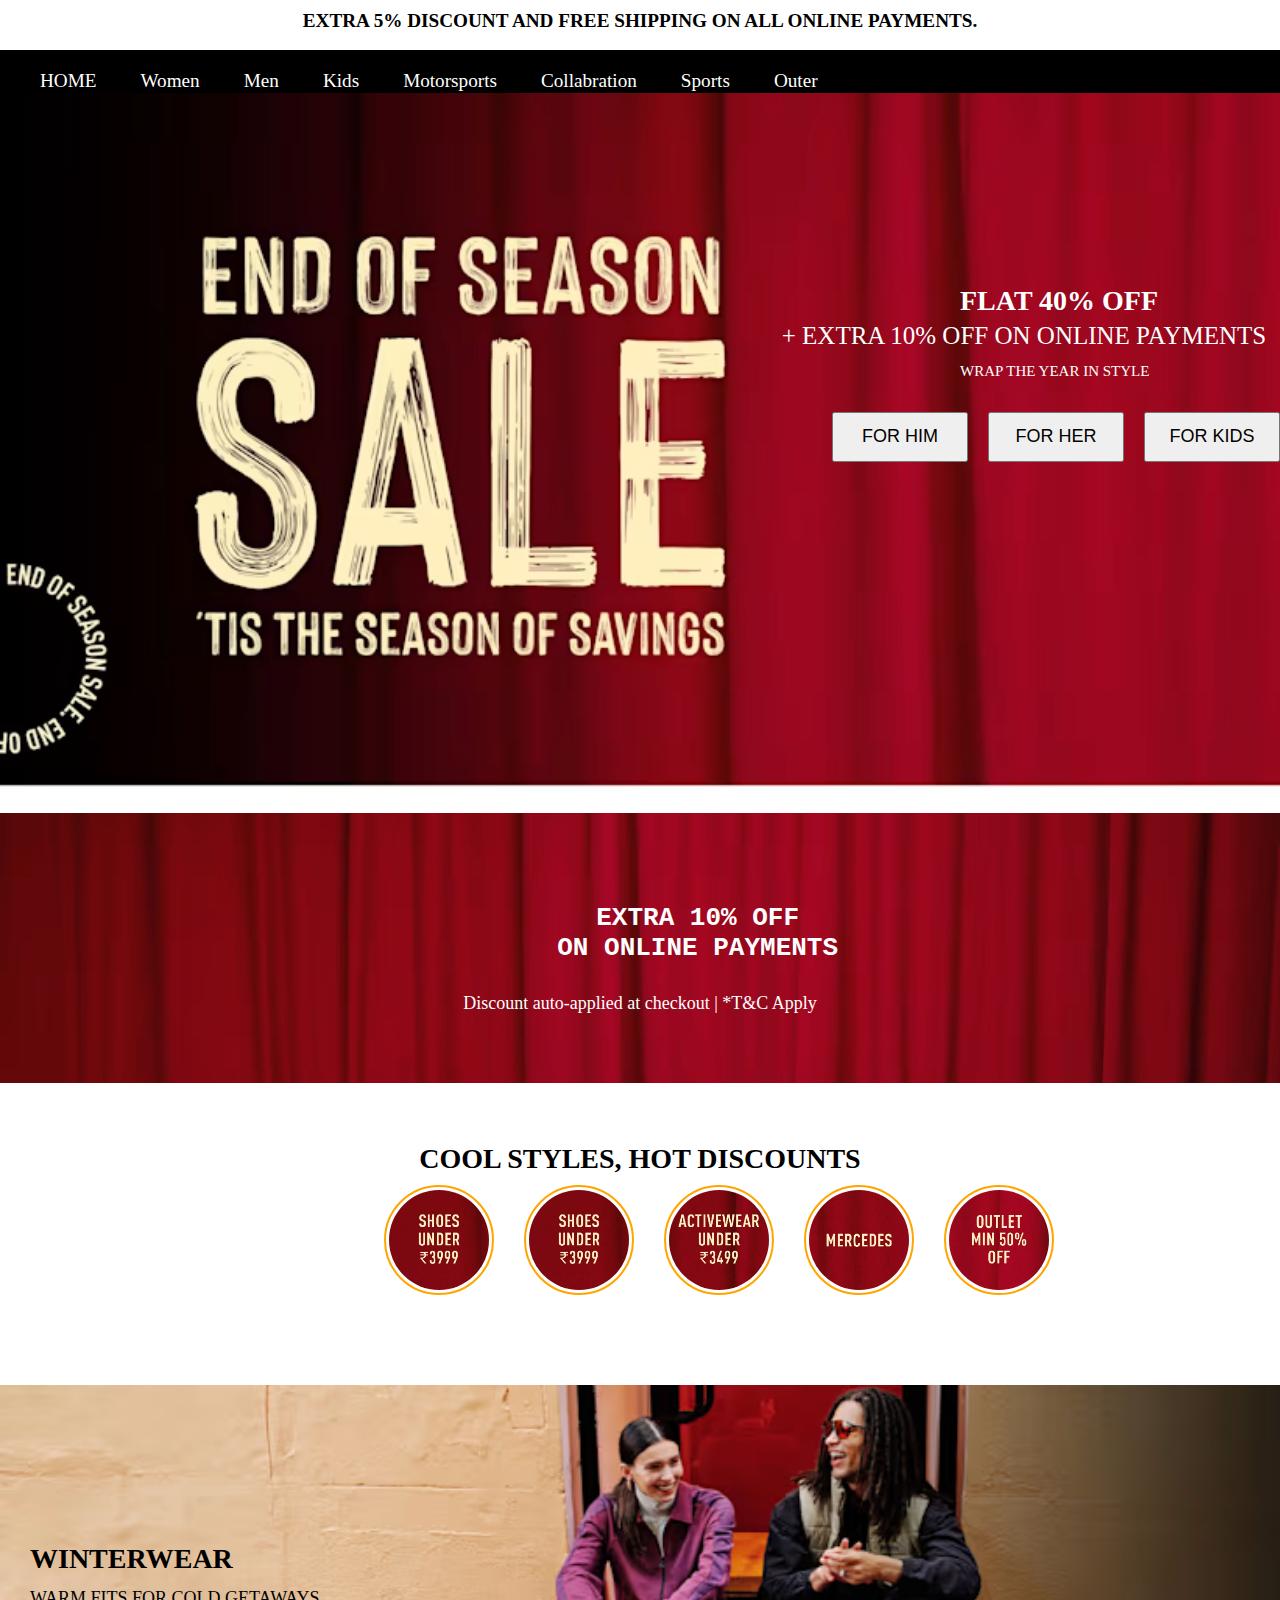
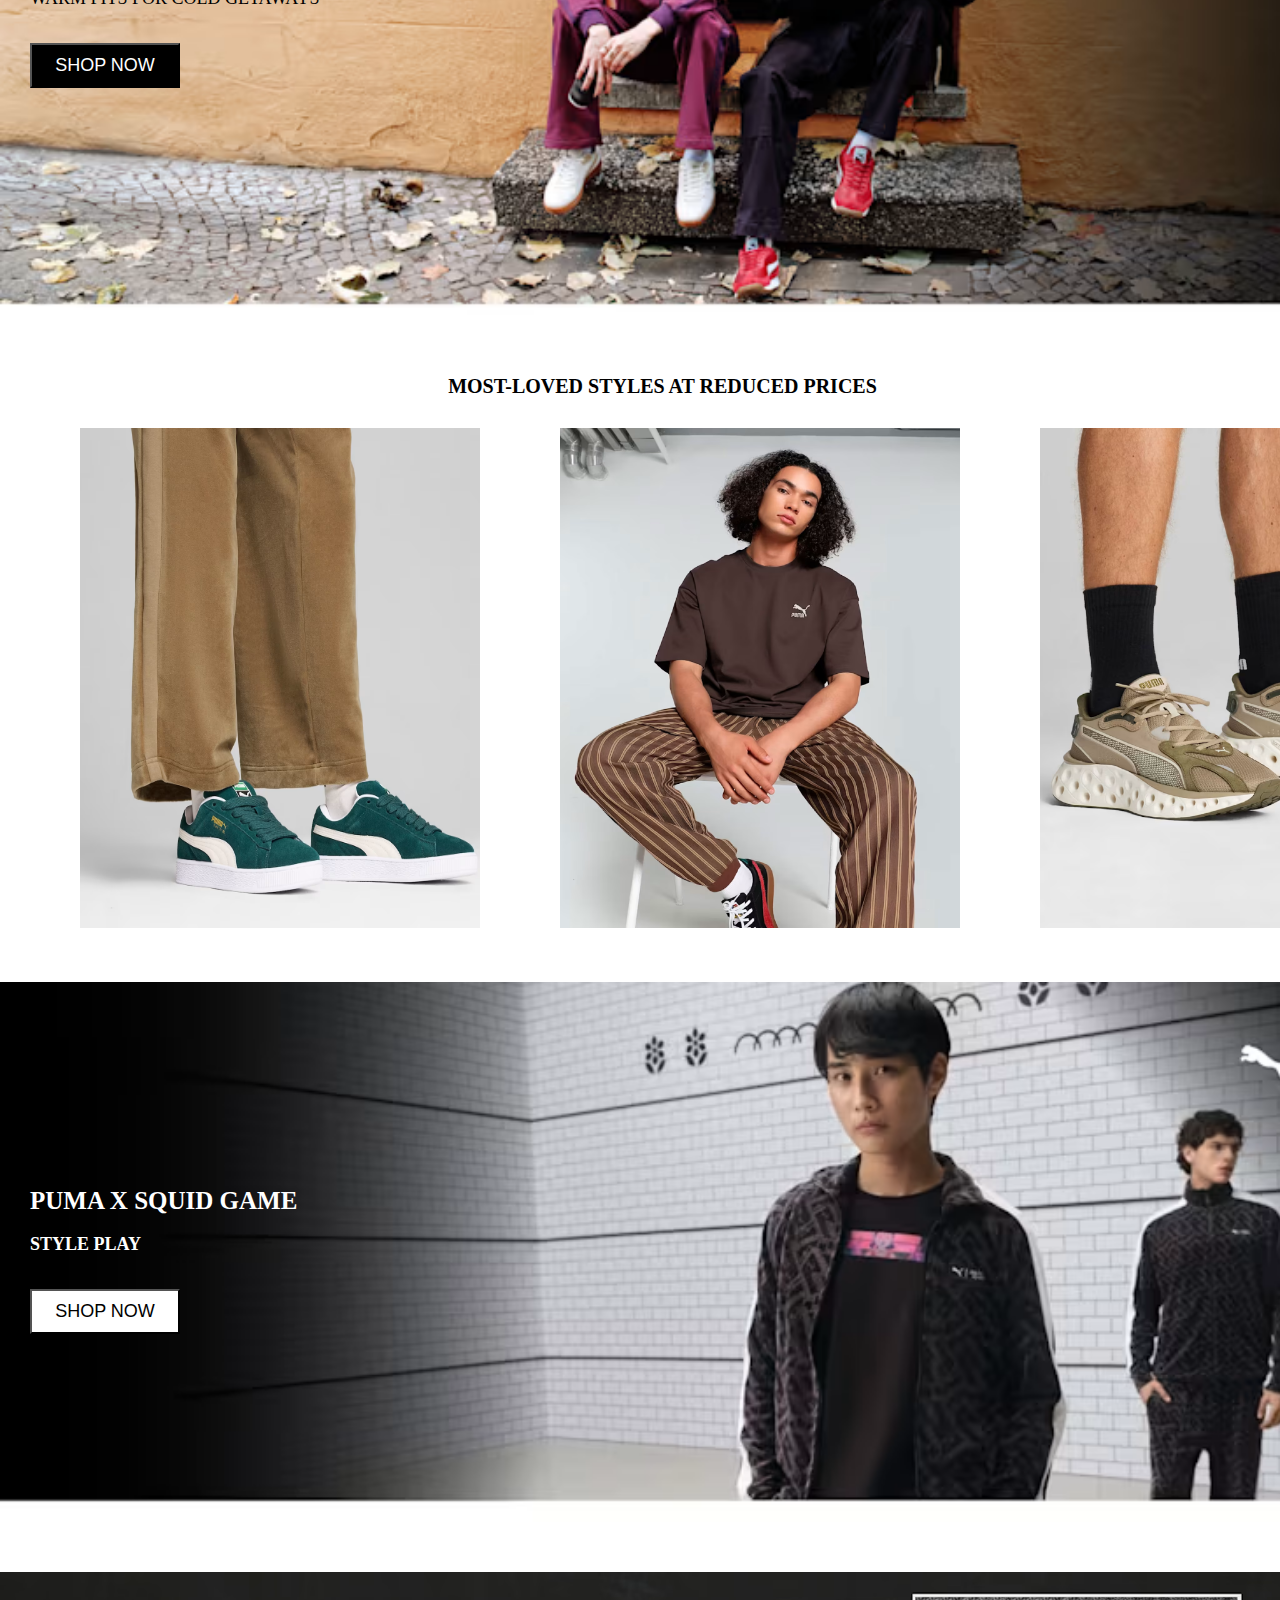
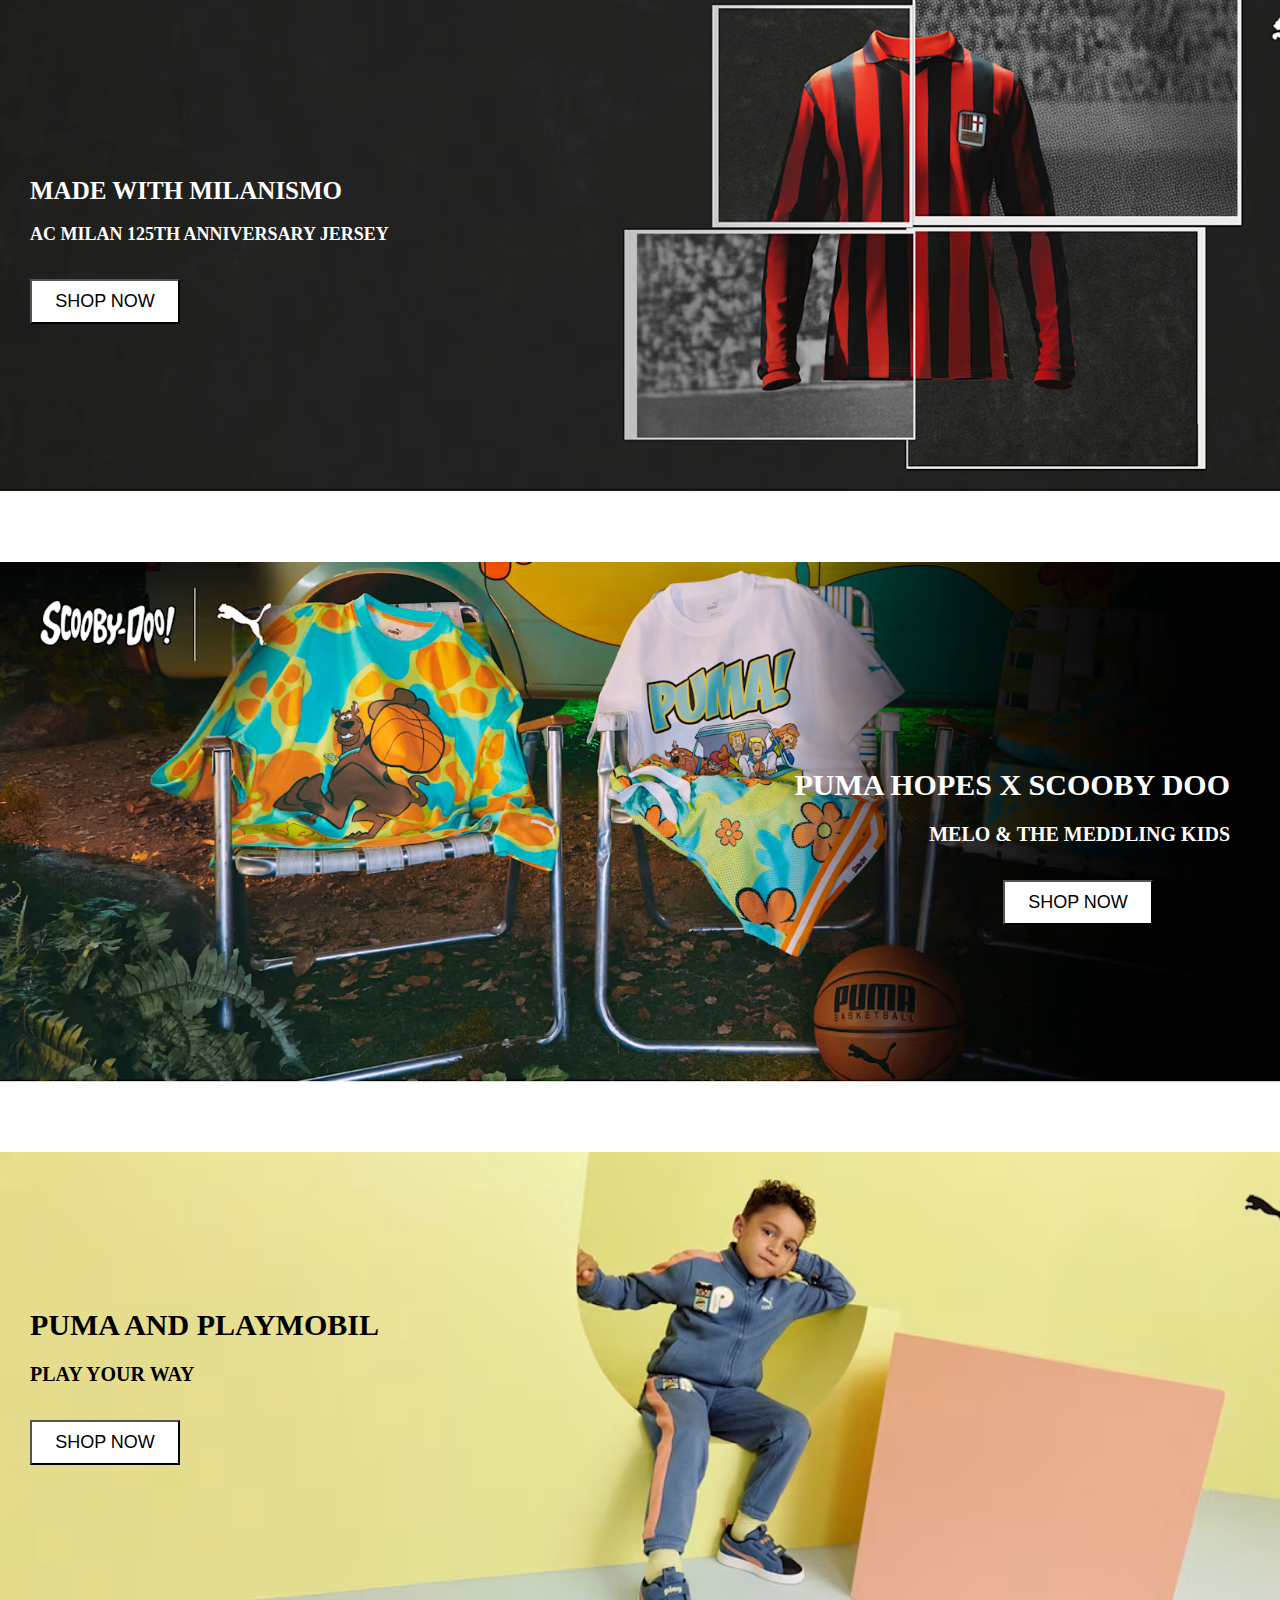
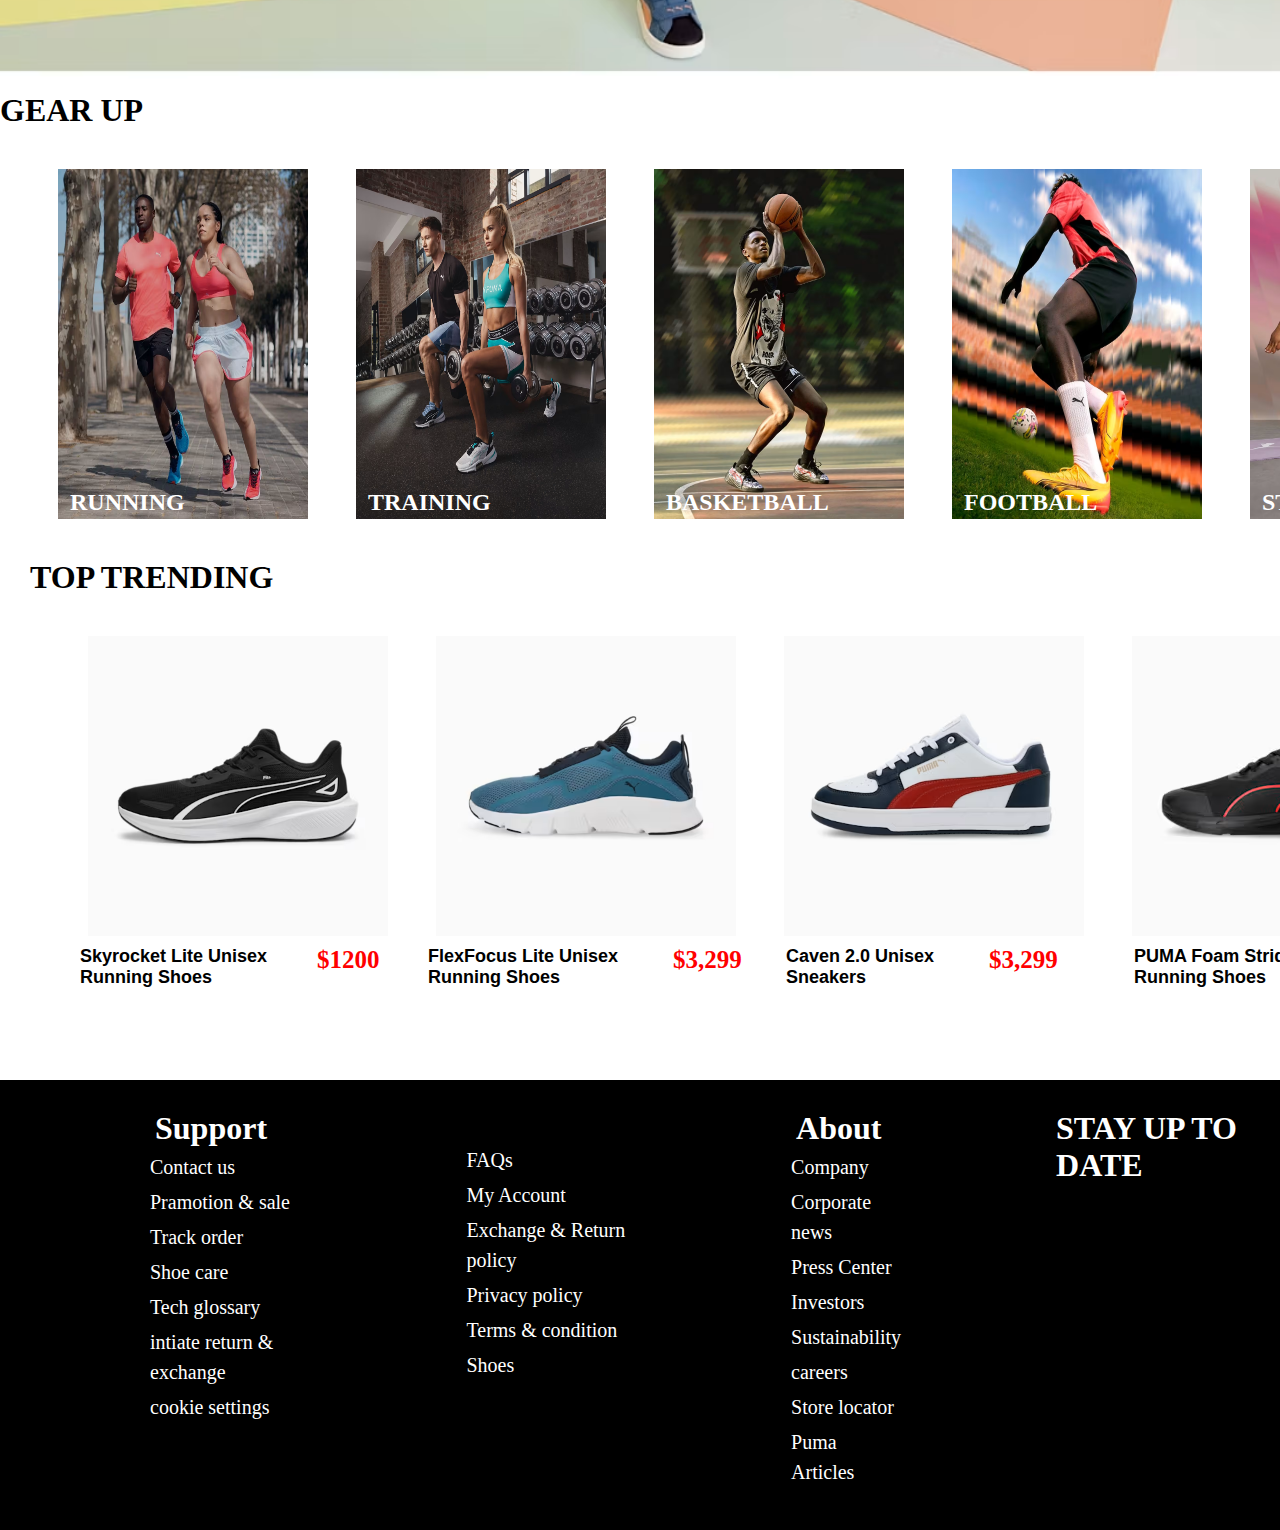
<file: puma maxwidth/index.html>
<!DOCTYPE html>
<html lang="en">
<head>
    <meta charset="UTF-8">
    <meta name="viewport" content="width=device-width, initial-scale=1.0">
    <title>Document</title>
    <link rel="stylesheet" href="style.css">
    <link rel="stylesheet" href="https://cdnjs.cloudflare.com/ajax/libs/font-awesome/6.7.1/css/all.min.css" integrity="sha512-5Hs3dF2AEPkpNAR7UiOHba+lRSJNeM2ECkwxUIxC1Q/FLycGTbNapWXB4tP889k5T5Ju8fs4b1P5z/iB4nMfSQ==" crossorigin="anonymous" referrerpolicy="no-referrer" />
    
</head>
<body>
    <div class="header-1">
        <p>
            EXTRA 5% DISCOUNT AND FREE SHIPPING ON ALL ONLINE PAYMENTS.
        </p>
    </div>
    <div class="header-2">
      <a href="index.html">HOME</a>
      <a href="#">Women</a>
      <a href="#">Men</a>
      <a href="index3.html">Kids</a>
      <a href="index2.html">Motorsports</a>
      <a href="#">Collabration</a>
      <a href="#">Sports</a>
      <a href="#">Outer</a>
    <div class="header-2-child">
            <i class="fa-solid fa-magnifying-glass" style="color: #fafcff;"></i>
            <i class="fa-regular fa-heart" style="color: #fafcff;"></i>
            <i class="fa-solid fa-cart-shopping" style="color: #ecedee;"></i>
            <i class="fa-solid fa-person" style="color: #fafcff;"></i>
            </a>
        </div>
    </div>
    <div class="section-1">
        <h1 class="heading">FLAT 40% OFF</h1>
        <p class="P1">+ EXTRA 10% OFF ON ONLINE PAYMENTS</p>
        <p class="P2">WRAP THE YEAR IN STYLE</p>
        <div class="button-1">
            <button>FOR HIM</button>
            <button>FOR HER</button>
            <button>FOR KIDS</button>
        </div>
    </div>
    <div class="section-2">
    <pre>
        EXTRA 10% OFF 
       ON ONLINE PAYMENTS
    </pre>
    <p>Discount auto-applied at checkout | *T&C Apply</p>
  </div>
  <div class="section-3">
    <h1>COOL STYLES, HOT DISCOUNTS</h1>
    <div class="rounds">
        <img src="assets/image/round1.webp" alt="">
       <img src="assets/image/round2.webp" alt="">
        <img src="assets/image/round3.webp" alt="">
        <img src="assets/image/round4.webp" alt="">
        <img src="assets/image/round5.webp" alt="">
    </div>
  </div>
    <div class="section-4">
        <div class="heading-2">
            <h1>WINTERWEAR</h1>
            <p>WARM FITS FOR COLD GETAWAYS</p>
        </div>
        <div class="bt-1">
        <button>SHOP NOW</button>
        </div>
    </div>

    
  <div class="section-5">
    <div class="heading-3">
        <h1>MOST-LOVED STYLES AT REDUCED PRICES</h1>
    </div>
    <div class="container-1">
        <div class="btn-1">
        <img src="assets/image/1.avif" alt="">
        
        </div>
          <div class="btn-2">
        <img src="assets/image/2.avif" alt="">
         
          </div>
        <div class="btn-3">
        <img src="assets/image/3.avif" alt="">
      
        </div>
    </div>
  </div>

  <div class="section-6">
    <div class="heading-4">
        <h1>PUMA X SQUID GAME</h1>
        <p>STYLE PLAY</p>
    </div>
    <div class="bt-2">
    <button>SHOP NOW</button>
    </div>
  </div>

  <div class="section-7">
    <div class="heading-5">
        <h1>MADE WITH MILANISMO</h1>
        <p>AC MILAN 125TH ANNIVERSARY JERSEY</p>
    </div>
    <div class="bt-2">
    <button>SHOP NOW</button>
    </div>
  </div>

  <div class="section-8">
    <div class="heading-6">
        <h1>PUMA HOPES X SCOOBY DOO</h1>
        <p>MELO & THE MEDDLING KIDS</p>
    </div>
    <div class="bt-2">
    <button>SHOP NOW</button>
    </div>
  </div>

  <div class="section-9">
    <div class="heading-7">
      <h1>PUMA AND PLAYMOBIL</h1>
      <p>PLAY YOUR WAY</p>
  </div>
  <div class="bt-2">
  <button>SHOP NOW</button>
  </div>
</div>

<div class="section-10">
  <h1>GEAR UP</h1>
  <div class="boxes">

    <div class="box-1">
    <img src="assets/image/box1.avif" alt="">
     <a href="#">RUNNING</a>
    </div>
      <div class="box-2">
    <img src="assets/image/box2.avif" alt="">
     <a href="#">TRAINING</a>
      </div>
      <div class="box-3">
    <img src="assets/image/box3.avif" alt="">
    <a href="#">BASKETBALL</a>
      </div>
      <div class="box-4">
    <img src="assets/image/box4.avif" alt="">
    <a href="#">FOOTBALL</a>
      </div>
    <div class="box-5">
    <img src="assets/image/box5.avif" alt="">
     <a href="#">STUDIO</a>
  </div>
</div>

    <div class="section-11">
        <h1>TOP TRENDING</h1>
      </div>
    <div class="boxes">
        <div class="box-6">
          <img src="assets/image/Shoes1.avif" alt="">
          <div class="pr-1">
<pre>Skyrocket Lite Unisex
Running Shoes
            </pre> 
            <h2>$1200</h2>
          </div>
        </div>

        <div class="box-7">
          <img src="assets/image/shoes-2.avif" alt="">
          <div class="pr-2">
<pre>FlexFocus Lite Unisex 
Running Shoes
            </pre> 
            <h2>$3,299</h2>
          </div>
        </div>

        <div class="box-8">
          <img src="assets/image/shoes-3.0-Unisex-Sneakers" alt="">
          <div class="pr-3">
<pre>Caven 2.0 Unisex 
Sneakers
            </pre> 
            <h2>$3,299</h2>
          </div>
        </div>
    

    <div class="box-9">
      <img src="assets/image/shoes-4.avif" alt="">
      <div class="pr-4">
<pre>PUMA Foam Stride
Running Shoes
  
        </pre> 
        <h2>$2,699</h2>
      </div>
    </div>
</div>

<div class="footer">
  <div class="faa">
    <h1>Support</h1>                                                                                                                               
    <a href="">Contact us</a>
    <a href="">Pramotion & sale</a>
    <a href="">Track order</a>
    <a href="">Shoe care</a>
    <a href="">Tech glossary</a>
    <a href="">intiate return & exchange</a>
    <a href="">cookie settings</a>
  </div>
  
  <div class="faa-2">
    
    <a href="">FAQs</a>
    <a href="">My Account</a>
    <a href="">Exchange & Return policy</a>
    <a href="">Privacy policy</a>
    <a href="">Terms & condition</a>
    <a href="">Shoes</a>
  </div>

  <div class="faa-3">
    <h1>About</h1>
      <a href="">Company</a>
      <a href="">Corporate news</a>
      <a href="">Press Center</a>
      <a href="">Investors</a>
      <a href="">Sustainability</a>
      <a href="">careers</a>
      <a href="">Store locator</a>
      <a href="">Puma Articles</a>
  </div>

  <div class="faa-4">
    <h1>STAY UP TO DATE</h1>
    <div class="icons">
    <i class="fa-brands fa-youtube" style="color: #dcdfe5;"></i>
    <i class="fa-brands fa-pinterest" style="color: #edeff2;"></i>
    <i class="fa-brands fa-instagram" style="color: #f4f6fb;"></i>
    <i class="fa-brands fa-facebook" style="color: #e6e9f0;"></i>
    <i class="fa-brands fa-x-twitter" style="color: #f9fafb;"></i>

    </div>
    

  </div>

</body>
</html>
</file>
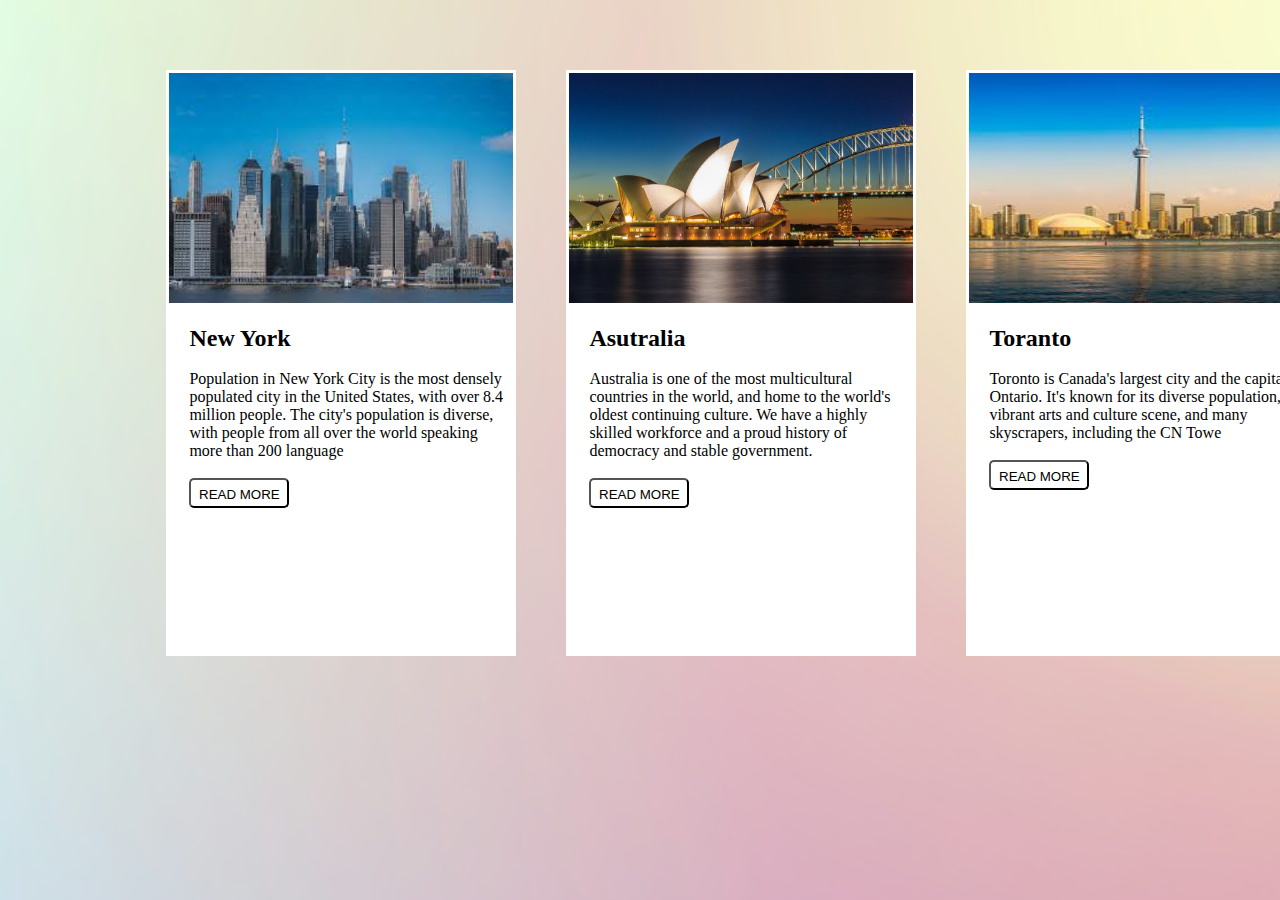
<file: cards/task-1.html>
<!DOCTYPE html>
<html lang="en">
<head>
    <meta charset="UTF-8">
    <meta name="viewport" content="width=device-width, initial-scale=1.0">
    <title>Document</title>
     <link rel="stylesheet" href="task1.css">
</head>
<body>
    <div class="section-1">
        <div class="container">
              <div class="box-1">
                <img src="download.jpeg" alt="">
                <br>
                <br>
                <h2>New York</h2>
                <br>
                <p>
                    Population in New York City is the most densely populated city in the United States, with over 8.4 million people. 
                    The city's population is diverse, with people from all over the world speaking more than 200 language
                </p>
                <br>
                <button >READ MORE</button>
              </div>
              <div class="box-2">
                <img src="asutralia.jpg" alt="">
                <br>
                <br>
                <h2>Asutralia</h2>
                <br>
                <p>
                    Australia is one of the most multicultural countries in the world, and home to the world's oldest continuing culture. 
                    We have a highly skilled workforce and a proud history of democracy and stable government.
                </p>
                <BR>
                <button 5>READ MORE</button>
              </div>       
        <div class="box-3">
            <img src="toronto.jpeg" alt="">
            <br>
            <br>
            <h2>Toranto</h2>
            <br>
            <p>
                Toronto is Canada's largest city and the capital of Ontario. 
                It's known for its diverse population, vibrant arts and culture scene, and many skyscrapers, including the CN Towe
            </p>
            <BR>
           <button>READ MORE</button>
        </div>
    </div>
</body>
</html>
</file>
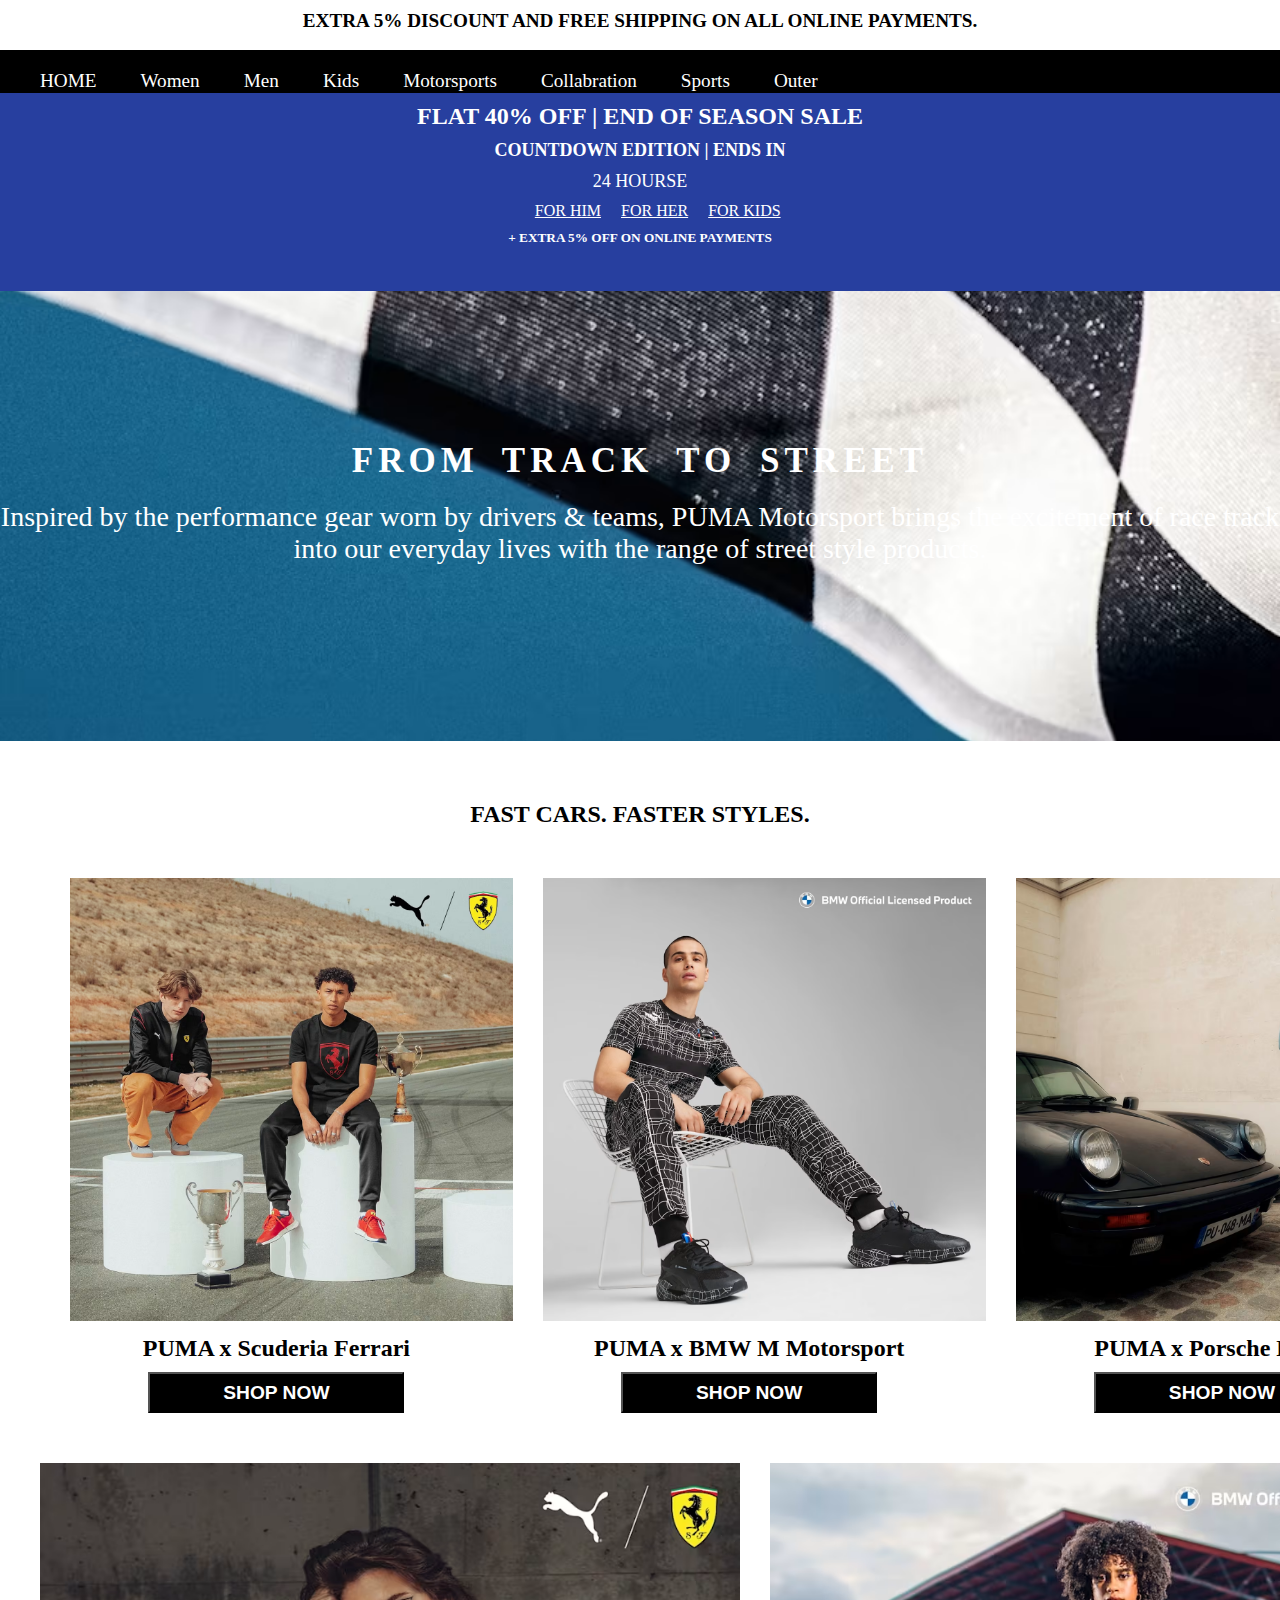
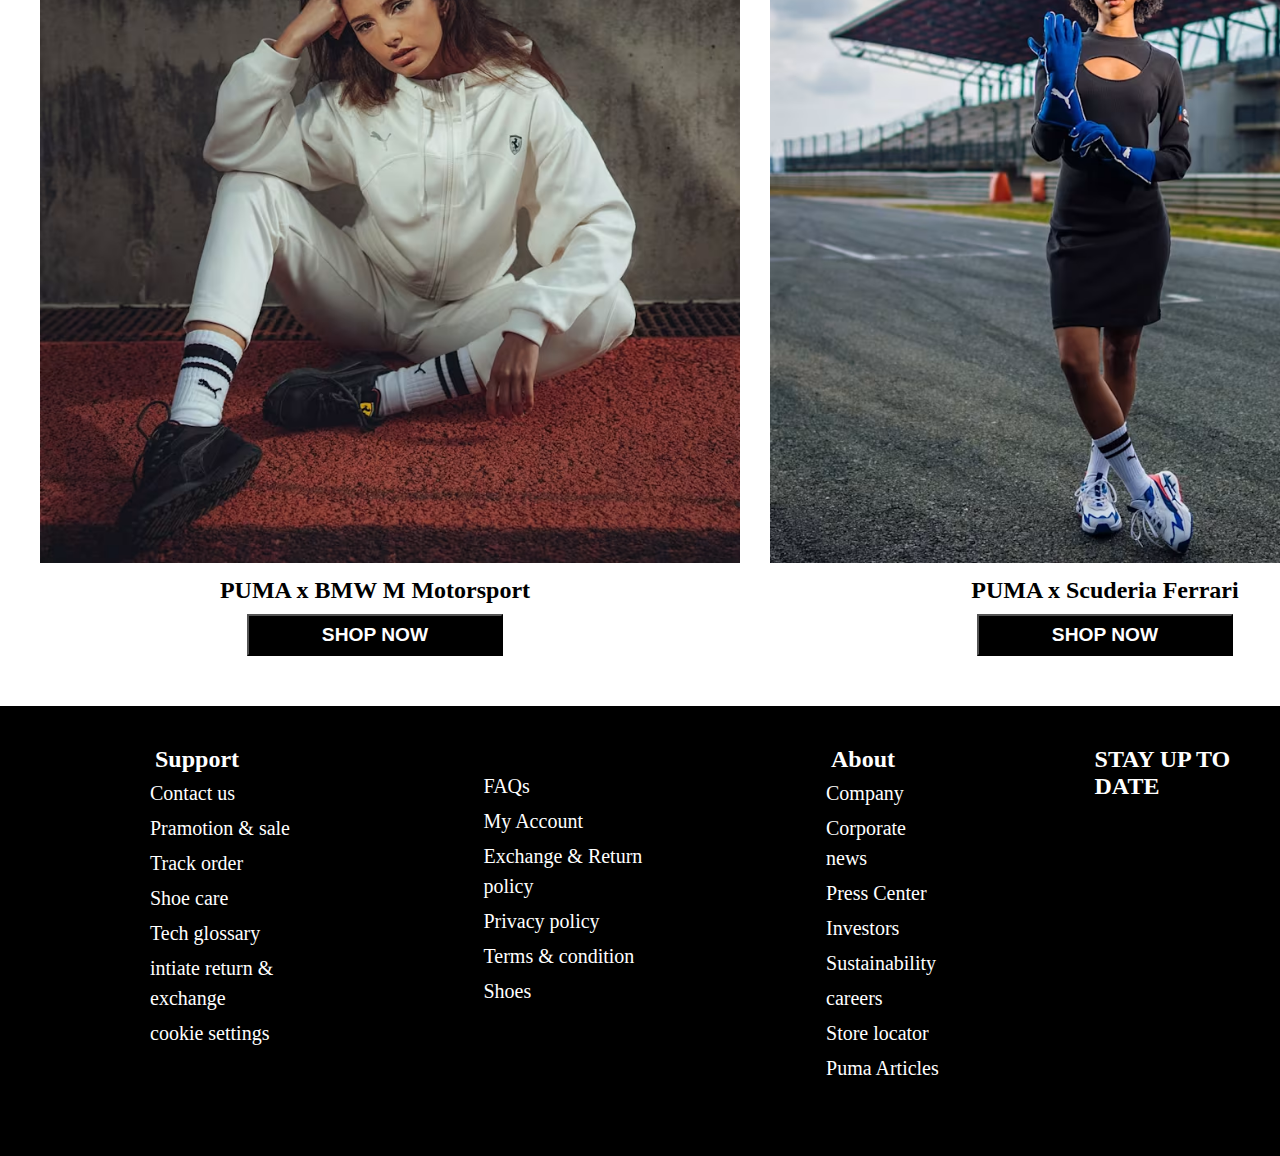
<file: puma maxwidth/index2.html>
<!DOCTYPE html>
<html lang="en">
<head>
    <meta charset="UTF-8">
    <meta name="viewport" content="width=device-width, initial-scale=1.0">
    <title>Document</title>
    <link rel="stylesheet" href="style2.css">
    <link rel="stylesheet" href="https://cdnjs.cloudflare.com/ajax/libs/font-awesome/6.7.1/css/all.min.css" integrity="sha512-5Hs3dF2AEPkpNAR7UiOHba+lRSJNeM2ECkwxUIxC1Q/FLycGTbNapWXB4tP889k5T5Ju8fs4b1P5z/iB4nMfSQ==" crossorigin="anonymous" referrerpolicy="no-referrer" />
    
</head>
<body>
    <div class="header-1">
        <p>
            EXTRA 5% DISCOUNT AND FREE SHIPPING ON ALL ONLINE PAYMENTS.
        </p>
    </div>
    <div class="header-2">
        <a href="index.html">HOME</a>
        <a href="#">Women</a>
        <a href="#">Men</a>
        <a href="index3.html">Kids</a>
        <a href="index2.html">Motorsports</a>
        <a href="#">Collabration</a>
        <a href="#">Sports</a>
        <a href="#">Outer</a>
    <div class="header-2-child">
            <i class="fa-solid fa-magnifying-glass" style="color: #fafcff;"></i>
            <i class="fa-regular fa-heart" style="color: #fafcff;"></i>
            <i class="fa-solid fa-cart-shopping" style="color: #ecedee;"></i>
            <i class="fa-solid fa-person" style="color: #fafcff;"></i>
            </a>
        </div>
    </div>

    <div class="section-1">
        <h1>FLAT 40% OFF | END OF SEASON SALE</h1>
        <h2>COUNTDOWN EDITION | ENDS IN</h2>
        <p>24  HOURSE</p>
       <div class="link">
        <a href="#">FOR HIM</a>
        <a href="#">FOR HER</a>
        <a href="#">FOR KIDS</a>
       </div>
       <h5>+ EXTRA 5% OFF ON ONLINE PAYMENTS</h5>
    </div>

    <div class="section-2">
         <h1>FROM TRACK TO STREET</h1>
         <p>
            Inspired by the performance gear worn by drivers & teams, PUMA Motorsport brings the excitement of race track into our
            everyday lives with the range of street style products.
         <p>
    </div>

    <div class="section-3">
        <h1>FAST CARS. FASTER STYLES.</h1>
        <div class="boxes">
            <div class="image-1">
                <img src="assets/image/img1.avif" alt="">
                <h1>PUMA x Scuderia Ferrari</h1>
            <center><button>SHOP NOW</button></center>
            </div>
            <div class="image-2">
                <img src="assets/image/img2.avif" alt="">
                <h1>PUMA x BMW M Motorsport</h1>
                <center><button>SHOP NOW</button></center> 
            </div>
            <div class="image-3">
                <img src="assets/image/img3.avif" alt="">
                <h1>PUMA x Porsche Legacy</h1>
                <center><button>SHOP NOW</button></center> 
            </div>
        </div>
    </div>

    <div class="section-4">
        <div class="boxes-2">
            <div class="image-4">
                <img src="assets/image/img4.avif" alt="">
                <h1>PUMA x BMW M Motorsport </h1>
                <center><button>SHOP NOW</button></center> 
            </div>
            <div class="image-5">
                <img src="assets/image/img5.avif" alt="">
                <h1>PUMA x Scuderia Ferrari</h1>
                <center><button>SHOP NOW</button></center> 
            </div>
        </div>
    </div>

    <div class="footer">
        <div class="faa">
          <h1>Support</h1>                                                                                                                               
          <a href="">Contact us</a>
          <a href="">Pramotion & sale</a>
          <a href="">Track order</a>
          <a href="">Shoe care</a>
          <a href="">Tech glossary</a>
          <a href="">intiate return & exchange</a>
          <a href="">cookie settings</a>
        </div>
        
        <div class="faa-2">
          
          <a href="">FAQs</a>
          <a href="">My Account</a>
          <a href="">Exchange & Return policy</a>
          <a href="">Privacy policy</a>
          <a href="">Terms & condition</a>
          <a href="">Shoes</a>
        </div>
    
        <div class="faa-3">
          <h1>About</h1>
            <a href="">Company</a>
            <a href="">Corporate news</a>
            <a href="">Press Center</a>
            <a href="">Investors</a>
            <a href="">Sustainability</a>
            <a href="">careers</a>
            <a href="">Store locator</a>
            <a href="">Puma Articles</a>
        </div>
    
        <div class="faa-4">
          <h1>STAY UP TO DATE</h1>
          <div class="icons">
          <i class="fa-brands fa-youtube" style="color: #dcdfe5;"></i>
          <i class="fa-brands fa-pinterest" style="color: #edeff2;"></i>
          <i class="fa-brands fa-instagram" style="color: #f4f6fb;"></i>
          <i class="fa-brands fa-facebook" style="color: #e6e9f0;"></i>
          <i class="fa-brands fa-x-twitter" style="color: #f9fafb;"></i>
        </div>
    </div>
</file>
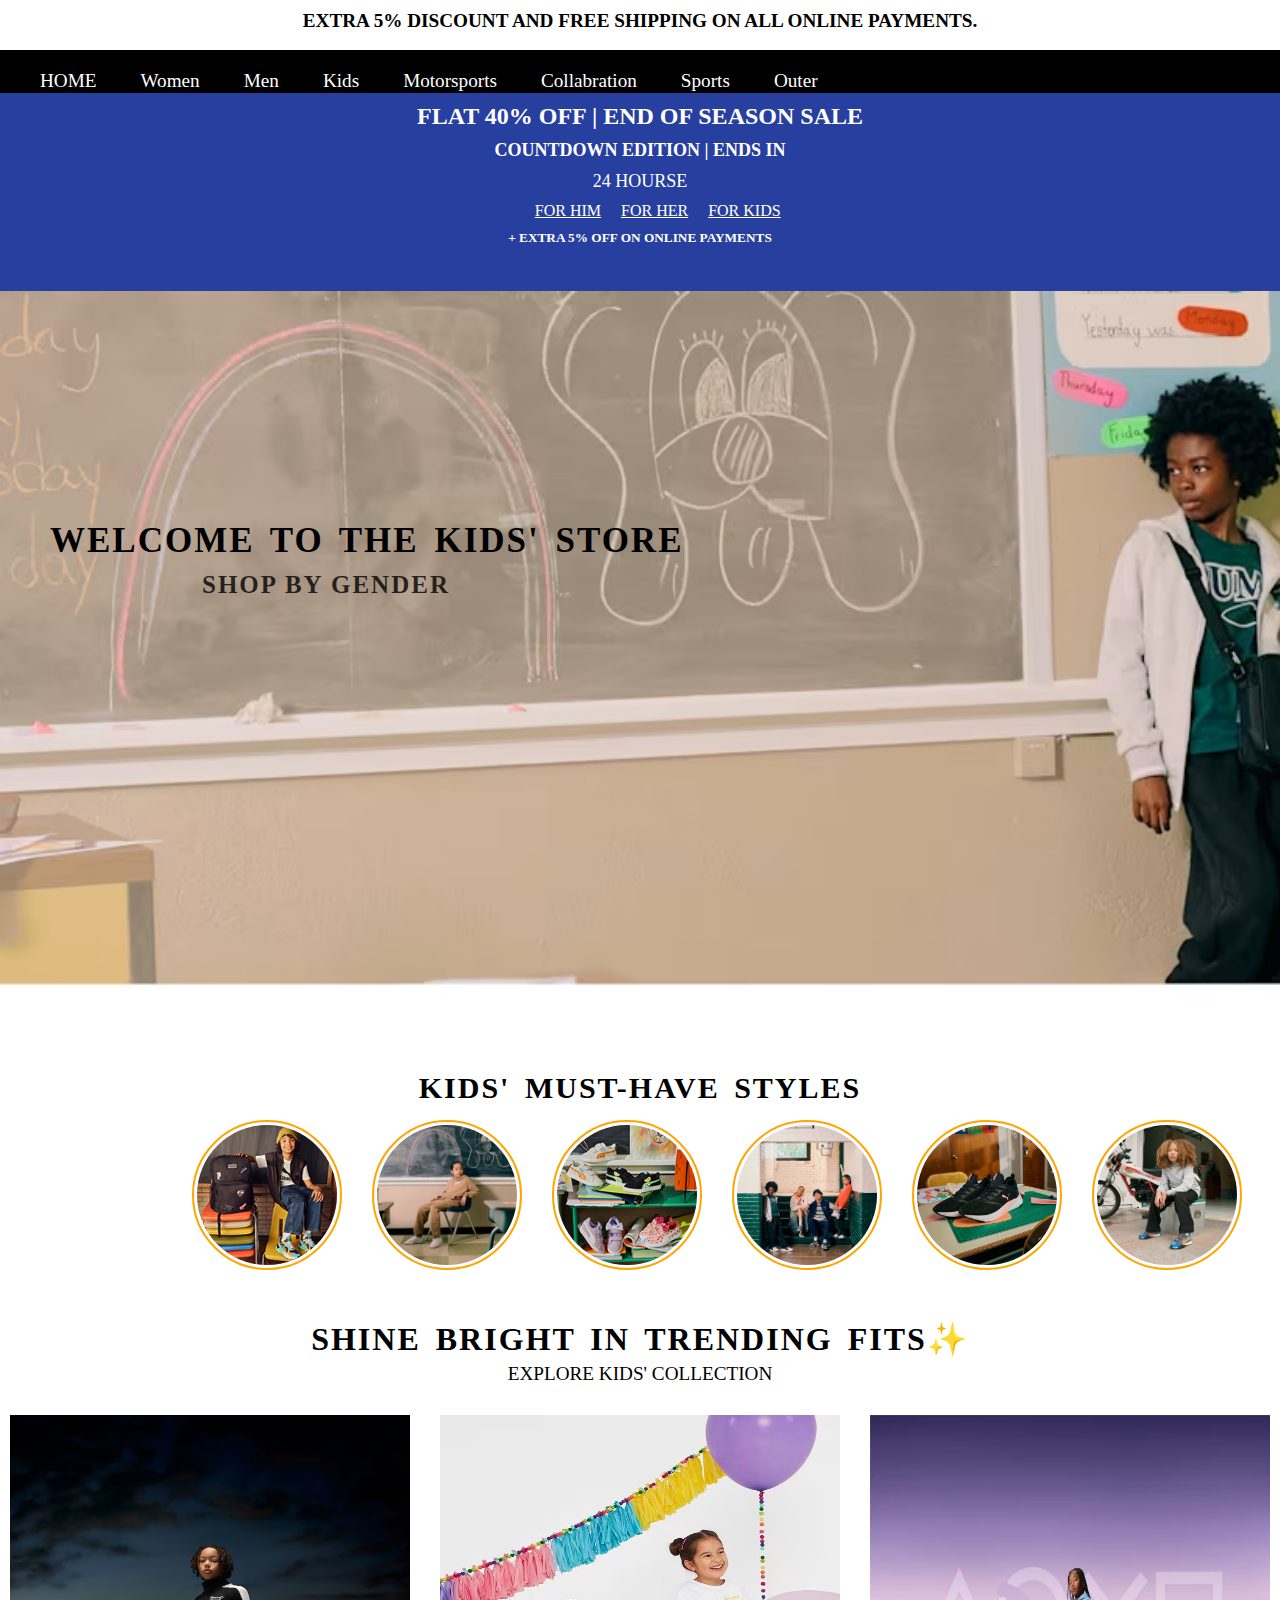
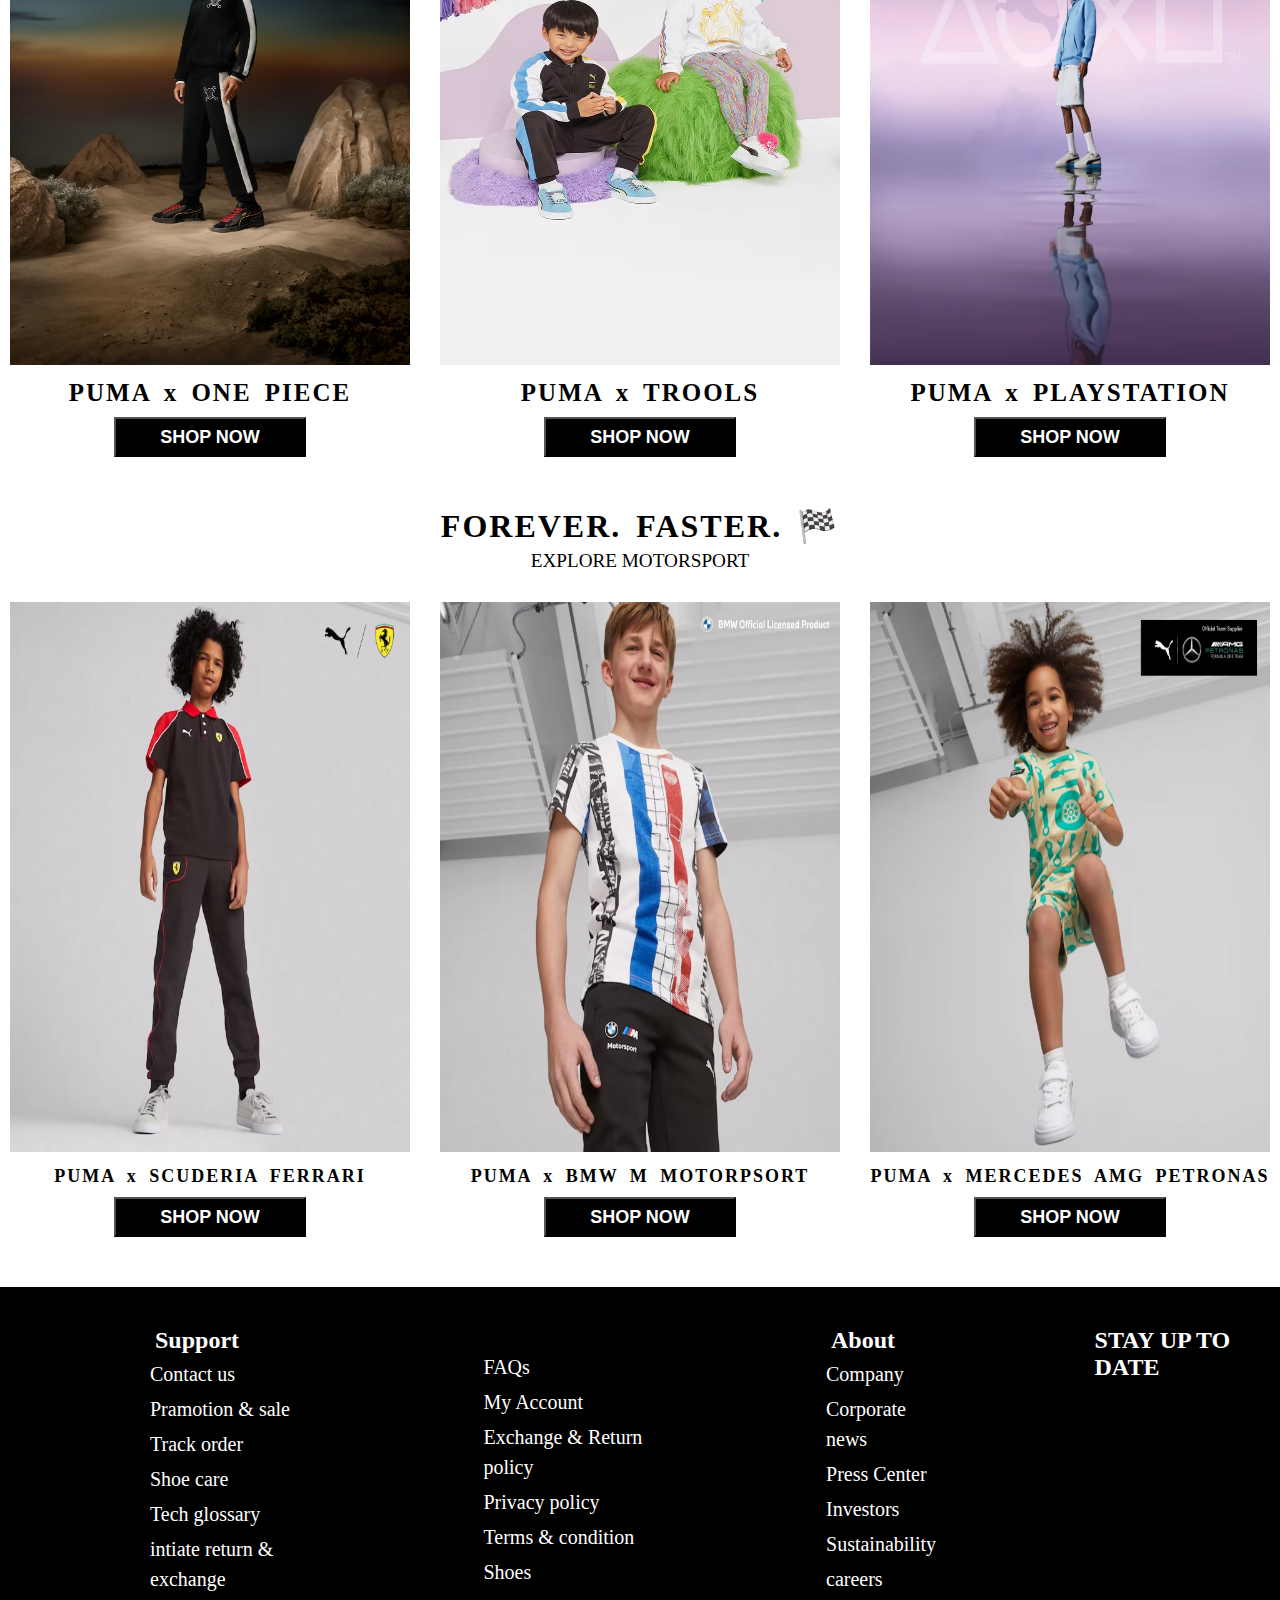
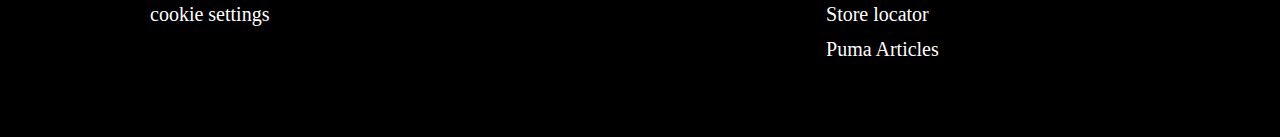
<file: puma maxwidth/index3.html>
<!DOCTYPE html>
<html lang="en">
<head>
    <meta charset="UTF-8">
    <meta name="viewport" content="width=device-width, initial-scale=1.0">
    <title>Document</title>
    <link rel="stylesheet" href="style3.css">
    <link rel="stylesheet" href="https://cdnjs.cloudflare.com/ajax/libs/font-awesome/6.7.1/css/all.min.css" integrity="sha512-5Hs3dF2AEPkpNAR7UiOHba+lRSJNeM2ECkwxUIxC1Q/FLycGTbNapWXB4tP889k5T5Ju8fs4b1P5z/iB4nMfSQ==" crossorigin="anonymous" referrerpolicy="no-referrer" />
    
</head>
<body>
    <div class="header-1">
        <p>
            EXTRA 5% DISCOUNT AND FREE SHIPPING ON ALL ONLINE PAYMENTS.
        </p>
    </div>
    <div class="header-2">
        <a href="index.html">HOME</a>
        <a href="#">Women</a>
        <a href="#">Men</a>
        <a href="index3.html">Kids</a>
        <a href="index2.html">Motorsports</a>
        <a href="#">Collabration</a>
        <a href="#">Sports</a>
        <a href="#">Outer</a>
    <div class="header-2-child">
            <i class="fa-solid fa-magnifying-glass" style="color: #fafcff;"></i>
            <i class="fa-regular fa-heart" style="color: #fafcff;"></i>
            <i class="fa-solid fa-cart-shopping" style="color: #ecedee;"></i>
            <i class="fa-solid fa-person" style="color: #fafcff;"></i>
            </a>
        </div>
    </div>

    <div class="section-1">
        <h1>FLAT 40% OFF | END OF SEASON SALE</h1>
        <h2>COUNTDOWN EDITION | ENDS IN</h2>
        <p>24  HOURSE</p>
       <div class="link">
        <a href="#">FOR HIM</a>
        <a href="#">FOR HER</a>
        <a href="#">FOR KIDS</a>
       </div>
       <h5>+ EXTRA 5% OFF ON ONLINE PAYMENTS</h5>
    </div>

    <div class="section-2">
        <h1>WELCOME TO THE KIDS' STORE</h1>
        <h4>SHOP BY GENDER</h4>
    </div>
    <div class="section-3">
        <h1>KIDS' MUST-HAVE STYLES</h1>
        <div class="rounds">
            <img src="assets/image/round6.jpeg" alt="">
            <img src="assets/image/round7.jpeg" alt="">
            <img src="assets/image/round8.jpeg" alt="">
            <img src="assets/image/round9.jpeg" alt="">
            <img src="assets/image/round10.jpeg" alt="">
            <img src="assets/image/round11.jpeg" alt="">
        </div>
    </div>

    <div class="section-4">
        <h1>SHINE BRIGHT IN TRENDING FITS✨</h1>
        <p>EXPLORE KIDS' COLLECTION</p>
        <div class="boxes">
            <div class="image-1">
            <img src="assets/image/imagg1.avif" alt="">
            <h1>PUMA x ONE PIECE</h1>
            <center><button>SHOP NOW</button></center>
            </div>
            <div class="image-2">
                <img src="assets/image/imagg2.avif" alt="">
                 <h1>PUMA x TROOLS</h1>
                 <center><button>SHOP NOW</button></center>
            </div>
            <div class="image-3">
                <img src="assets/image/imagg3.avif" alt="">
                 <h1>PUMA x PLAYSTATION</h1>
                 <center><button>SHOP NOW</button></center>
            </div>
        </div>
    </div>

    <div class="section-5">
        <h1>FOREVER. FASTER. 🏁</h1>
        <p>EXPLORE MOTORSPORT</p>
        <div class="boxes-2">
            <div class="image-4">
            <img src="assets/image/imagg4.avif" alt="">
            <h1>  PUMA x SCUDERIA FERRARI</h1>
            <center><button>SHOP NOW</button></center>
            </div>
            <div class="image-5">
                <img src="assets/image/imagg5.avif" alt="">
                 <h1>PUMA x BMW M MOTORPSORT</h1>
                 <center><button>SHOP NOW</button></center>
            </div>
            <div class="image-6">
                <img src="assets/image/imagg6.avif" alt="">
                 <h1>PUMA x MERCEDES AMG PETRONAS</h1>
                 <center><button>SHOP NOW</button></center>
            </div>
        </div>
    </div>

    <div class="footer">
        <div class="faa">
          <h1>Support</h1>                                                                                                                               
          <a href="">Contact us</a>
          <a href="">Pramotion & sale</a>
          <a href="">Track order</a>
          <a href="">Shoe care</a>
          <a href="">Tech glossary</a>
          <a href="">intiate return & exchange</a>
          <a href="">cookie settings</a>
        </div>
        
        <div class="faa-2">
          
          <a href="">FAQs</a>
          <a href="">My Account</a>
          <a href="">Exchange & Return policy</a>
          <a href="">Privacy policy</a>
          <a href="">Terms & condition</a>
          <a href="">Shoes</a>
        </div>
    
        <div class="faa-3">
          <h1>About</h1>
            <a href="">Company</a>
            <a href="">Corporate news</a>
            <a href="">Press Center</a>
            <a href="">Investors</a>
            <a href="">Sustainability</a>
            <a href="">careers</a>
            <a href="">Store locator</a>
            <a href="">Puma Articles</a>
        </div>
    
        <div class="faa-4">
          <h1>STAY UP TO DATE</h1>
          <div class="icons">
          <i class="fa-brands fa-youtube" style="color: #dcdfe5;"></i>
          <i class="fa-brands fa-pinterest" style="color: #edeff2;"></i>
          <i class="fa-brands fa-instagram" style="color: #f4f6fb;"></i>
          <i class="fa-brands fa-facebook" style="color: #e6e9f0;"></i>
          <i class="fa-brands fa-x-twitter" style="color: #f9fafb;"></i>
        </div>
    </div>
</div>

</body>
</html>
</file>
<file: puma maxwidth/style.css>
* {
    margin: 0;
    padding: 0;
}

.header-1 {
    height: 20px;
    background-color: white;
    color: black;
    text-align: center;
    margin-top: 10px;
    font-size: larger;
    font-weight: bold;
}

.header-2 {
    margin-top: 20px;
    padding: 20px;
    /* height: 40px; */
    background-color: black;
    color: white;
}

.header-2 a {
    text-decoration: none;
    color: white;
    justify-content: space-around;
    font-size: larger;
    padding: 20px;
    margin-top: 40px;
}
.header-2-child {
    margin-left: 80%;
    margin-top: -40px;
}

.header-2-child i{
    padding:20px;
    font-size: large;
}
.section-1{
    background-image: url(assets/image/cover\ pic.avif);
    background-size: cover;
    height: 80vh;
    position: relative;
}
 .heading{
    font-size: 28px;
    line-height: 1.142;
    font-weight: 700;
    color: white;
    margin-left: 75%;
    padding-top: 15%;
    text-decoration: none;
}
.P1{
    font-size: 25px;
    line-height: 1.142;
    margin-left:60%;
    color: white;
    text-align: center;
    padding: 5px;
    text-decoration: none;
}
.P2{
    font-size: 15px;
    line-height: 1.428;
    color: white;
    padding-top: 5px;
    margin-left: 75%;
}
.button-1{
    display: flex;
    height:50px;
    padding-top: 30px;
    margin-left: 65%;
    color: black;
    gap: 20px;
}
button {
    width: 150px;
    font-size: large;
    font-weight: 200;
}
.section-2{
    background-image: url(assets/image/bg2.avif);
    background-size: cover;
    height:30vh;
    position: relative;
}
.section-2 pre{
  color: white;
  font-size: xx-large;
  text-align: center;
  margin-top:90px;
  position: absolute;
  margin-left: 35%;
  font-weight: bolder;
}
.section-2 p{
   font-size: large;
   color: white;
   text-align: center;
   padding-top: 180px;
}

.section-3 h1{
    text-align: center;
    font-weight: 700;
    font-size: 28px;
    color: black;
    padding-top: 60px;
}
.rounds{
    display: flex;
    gap: 30px;
    padding-top: 10px;
    margin-left: 30%;
    
}
.rounds img {
    height: 100px;
    width: 100px;
    border-radius: 50%;
    border: 2px solid orange;
    padding: 3px;
}

.section-4
{
    background-image: url(assets/image/bg3.avif);
    height: 60vh;
    background-size: cover;
    margin-top: 90px;
    position: relative;
}
.heading-2 h1{
    text-align: start;
    font-weight: 700;
    font-size: 28px;
    color: black;
    position: absolute;
    margin-top: 158px;
    margin-left: 30px;
}
.heading-2 p{
    font-size: 18px;
     line-height: 1.5555;
     text-align: start;
     color: black;
     padding-top: 200px;
     margin-left: 30px;
     font-weight: 100px;
}
.section-4 button {
    width: 150px;
    font-size: large;
    font-weight: 300;
    background-color: black;
    color: white;
    margin-left: 30px;
    padding: 10px;
    text-align: center;
    margin-top: 30px;
    
}

.heading-3 h1{
    text-align: center;
    font-weight: 700;
    font-size: 20px;
    color: black;
    margin-top: 50px;
    margin-left: 45px;
    text-decoration: none;
}
.container-1{
    display: flex;
    margin-top: 30px;
}
.section-5 img{
    height: 500px;
    width:400px;
    margin-left: 80px;
    gap: 10px;
    position: relative;
}

.section-6{
    background-image: url(assets/image/bg4.avif);
    height: 60vh;
    background-size: cover;
    margin-top: 50px;
    position: relative;
}
.heading-4 h1{
    font-size: 25px;
    line-height: 1.5555;
    text-align: start;
    color: white;
    padding-top: 200px;
    margin-left: 30px;
    font-weight: 700;
}
.heading-4 p{
    font-size: 18px;
     line-height: 1.5555;
     text-align: start;
     color: white;
     padding-top: 10px;
     margin-left: 30px;
     font-weight: bold;
}
.section-6 button {
    width: 150px;
    font-size: large;
    font-weight: 300;
    background-color:white;
    color: black;
    margin-left: 30px;
    padding: 10px;
    text-align: center;
    margin-top: 30px;
    position: absolute;
}

.section-7{
    background-image: url(assets/image/bg5.avif);
    height: 60vh;
    background-size: cover;
    margin-top: 50px;
    position: relative;
}
.heading-5 h1{
    font-size: 25px;
    line-height: 1.5555;
    text-align: start;
    color: white;
    padding-top: 200px;
    margin-left: 30px;
    font-weight: 700;
}
.heading-5 p{
    font-size: 18px;
     line-height: 1.5555;
     text-align: start;
     color: white;
     padding-top: 10px;
     margin-left: 30px;
     font-weight: bold;
}
.section-7 button {
    width: 150px;
    font-size: large;
    font-weight: 300;
    background-color:white;
    color: black;
    margin-left: 30px;
    padding: 10px;
    text-align: center;
    margin-top: 30px;
    position: absolute;
}
.section-8{
    background-image: url(assets/image/bg6.avif);
    height: 60vh;
    background-size: cover;
    margin-top: 50px;
    position: relative;
}
.heading-6 h1{
    font-size: 30px;
    line-height: 1.5555;
    text-align: end;
    color: white;
    padding-top: 200px;
    margin-right: 50px;
    font-weight: 700;
}
.heading-6 p{
    font-size: 20px;
     line-height: 1.5555;
     text-align: end;
     color: white;
     padding-top: 10px;
     margin-right: 50px;
     font-weight: bold;
}
.section-8 button {
    width: 150px;
    font-size: large;
    font-weight: 300;
    background-color:white;
    color: black;
    margin-left:1003px;
    padding: 10px;
    text-align: center;
    margin-top: 30px;
    position: absolute;
}

.section-9{
    background-image: url(assets/image/bg7.avif);
    height: 60vh;
    background-size: cover;
    margin-top: 50px;
    position: relative;
}

.heading-7 h1{
    font-size: 30px;
    line-height: 1.5555;
    text-align: start;
    color: black;
    padding-top: 150px;
    margin-left: 30px;
    font-weight: 700;
}
.heading-7 p{
    font-size: 20px;
     line-height: 1.5555;
     text-align: start;
     color:black;
     padding-top: 10px;
     margin-left: 30px;
     font-weight: bold;
}
.section-9 button {
    width: 150px;
    font-size: large;
    font-weight: 300;
    background-color:white;
    color: black;
    margin-left: 30px;
    padding: 10px;
    text-align: center;
    margin-top: 30px;
    position: absolute;
}
.boxes{
    display: flex
}
.boxes img{
    height: 350px;
    width: 250px;
    display: flex;
    padding: 10px;
    margin-left: 28px;
    position: relative;
}

.box-1 a{
    margin-left:50px;
    text-decoration: none;
    font-size: x-large;
    margin-top: -40px;
    position:absolute;
    color: white;
    font-weight: bolder;
}

.box-2 a{
    text-decoration: none;
    font-size: x-large;
   position:absolute;
   margin-top: -40px;
    font-weight: bolder;
    margin-left: 50px;
    color: white;
}

.box-3 a{
    text-decoration: none;
    font-size: x-large;
   position:absolute;
   margin-top: -40px;
    font-weight: bolder;
    margin-left:50px;
    color: white;
}
.box-4 a{
    text-decoration: none;
    font-size: x-large;
   position:absolute;
   margin-top: -40px;
    font-weight: bolder;
    margin-left:50px;
    color: white;
}
.box-5 a{
    text-decoration: none;
    font-size: x-large;
   position:absolute;
   margin-top: -40px;
    font-weight: bolder;
    margin-left:50px;
    color: white;
} 

.section-11 h1{
    text-align: start;
    margin-top: 30px;
    color: black;
    font-size: xx-large;
    font-weight: bolder;
    margin-left: 30px;
}
.boxes{
    margin-top: 30px;
    margin-left: 20px;
}
.box-6{
    margin-left: 30px;
    
}
.box-6 img{
    height: 300px;
    width: 300px;
 
}
.pr-1{
    display: flex;
    gap: 50px;
    margin-left: 30px;
   
}
.pr-1 pre {
    font-size: 18px;
    font-weight: bolder;
    font-family: sans-serif;
}
.pr-1 h2{
    color: red;
    font-size: 25px;
    font-weight: bolder;
}
.box-7 img{
    height: 300px;
    width: 300px;
 
}
.pr-2{
    display: flex;
    gap: 50px;
    margin-left: 30px;
}
.pr-2 pre {
    font-size: 18px;
    font-weight: bolder;
    font-family: sans-serif;
}
.pr-2 h2{
    color: red;
    font-size: 25px;
    font-weight: bolder;
}
.box-8 img{
    height: 300px;
    width: 300px;
 
}
.pr-3{
    display: flex;
    gap: 50px;
    margin-left: 40px;
   
}
.pr-3 pre {
    font-size: 18px;
    font-weight: bolder;
    font-family: sans-serif;
}
.pr-3 h2{
    color: red;
    font-size: 25px;
    font-weight: bolder;
}


.box-9 img{
    height: 300px;
    width: 300px;
 
}
.pr-4{
    display: flex;
    gap: 50px;
    margin-left: 40px;
   
}
.pr-4 pre {
    font-size: 18px;
    font-weight: bolder;
    font-family: sans-serif;
}
.pr-4 h2{
    color: red;
    font-size: 25px;
    font-weight: bolder;
}

.footer{
    height:50vh;
    background-color: black;
    display: flex;
    margin-top: 50px;
}

.footer h1{
   color: white;
   text-align: start;
   margin-left:5px;
}
.footer a{
    color: white;
    font-size: 20px;
    line-height: 1.5;
    text-decoration: none;
    margin-top: 5px;
    display: flex;

}


.faa {
    
    margin-left: 150px;
    margin-top: 30px;
}


.faa-2 {
    margin-left: 150px;
    margin-top: 60px;
}

.faa-3 {
    margin-left: 150px;
    margin-top: 30px;
}

.faa-4{
    margin-left: 150px;
    margin-top: 30px;
}
.icons i{
    font-size: 40px;
    margin-top: 50px;
    padding: 10px;
}



@media screen and (max-width:768px){
      .header-1{
        display: none;
      }
      .header-2{
        display: none;
      }
      .header-2-child{
        display: none;
      }

    .section-1{
        min-width: 50%;
    }
    .section-2{
        max-width: 100%;
    }
    .rounds{
        display: flex;
        flex-direction: column;
    }
    .container-1{
        display: flex;
        flex-direction: column;
    }
    .section-8 button{
         margin-left: 30px;
    }

    .boxes {
        display: flex;
        flex-direction: column;
    }
    .footer{
        display: none;
    }

    .section-1{
        max-width: 100%;
    }

    .button-1{
        display: flex;
        height:50px;
        padding-top: 30px;
        color: black;
        gap: 10px;
    }

    .section-2 pre {
        color: white;
        font-size: xx-large;
        text-align: center;
        margin-top: 90px;
        position: absolute;
        margin-left: 0%;
        font-weight: bolder;
    }
    .btn-1 img{
       max-width: 100%;
    }
    .btn-2 img{
        max-width: 100%;
     }
     .btn-3 img{
        max-width: 100%;
     }

     .section-5 img{
        height: 500px;
        width:400px;
        gap: 10px;
        position: relative;
        margin-left: 0%;
        
    }
    .heading-3 h1 {
      margin-left: 0%;
    }
    .heading{
        display: none;
    }
    .P1{
        display: none;
    }
    .P2{
        display: none;
    }
    .button-1{
        display: none;
    }
    button {
       display: none;
    }
    .footer{
        height: 100%;
        display: flex;
        flex-direction: column;
    }

    

}
</file>
<file: cards/task1.css>
*{
    margin: 0;
    padding: 0;
}
.section-1{
    background-image: url(blog\ bg\ image.jpeg);
    height:100vh;
    position: relative;
}
.container{
    height: 80%;
    width: 80%;
    
    margin-left:13%;
    position: absolute;
    margin-top: 70px;
    border-radius: 10px;
    display: flex;
    gap: 50px;
}
.box-1{
    height:580px;
    width:344px;
    border:white 3px solid;
    background-color: white;
}
.box-1 img{
    height: 230px;
    width:344px;
}
 p,h2{
    margin-left: 20px;
}
 button{
    height: 30px;
    width: 100px;
    padding: 7px;
    background-color:transparent;
    border-radius: 5px;
    text-transform: capitalize;
    margin-left: 20px;
}
.box-2{
    height:580px;
    width:344px;
    border:white 3px solid;
    background-color: white;
}
.box-2 img{
    height: 230px;
    width:344px ;
    background: none;
}
.box-3{
    height:580px;
    width:344px;
    border:white 3px solid;
    background-color: white;
}
.box-3 img{
    height: 230px;
    width:344px ;
}

@media screen and (max-width:768px){
.section-1{
    background-image: url(blog\ bg\ image.jpeg);
    height: 100%;
}
.container{
    border-radius: 10px;
    display: flex;
    gap:40px;
    flex-direction: column;
    align-items: center;
    margin-left: 35px;
}
}
</file>
<file: puma maxwidth/style2.css>
* {
    margin: 0;
    padding: 0;
}

.header-1 {
    height: 20px;
    background-color: white;
    color: black;
    text-align: center;
    margin-top: 10px;
    font-size: larger;
    font-weight: bold;
}

.header-2 {
    margin-top: 20px;
    padding: 20px;
    /* height: 40px; */
    background-color: black;
    color: white;
}

.header-2 a {
    text-decoration: none;
    color: white;
    justify-content: space-around;
    font-size: larger;
    padding: 20px;
    margin-top: 40px;
}
.header-2-child {
    margin-left: 80%;
    margin-top: -40px;
}

.header-2-child i{
    padding:20px;
    font-size: large;
}

.section-1{
    height: 22vh;
    background-color: rgba(4, 32, 143, 0.858);
}
h1{
    color: white;
    text-align: center;
    font-size: x-large;
    padding-top: 10px;
}
h2{
    color: white;
    text-align: center;
    font-size: large;
    padding-top: 10px;
}
.section-1 p{
    color: white;
    text-align: center;
    font-size: large;
    padding-top: 10px;
}
.link {
     display: flex;
     margin-left: 41%;
     
}
.link a{
    color: white;
    padding: 10px;
}
h5{
    color: white;
    text-align: center;
}

.section-2{
    background-image: url(assets/image/bggg.avif);
    height: 50vh;
    background-size: cover;
    background-repeat: no-repeat;
    background-position: center;
}

.section-2 h1{
    text-align: center;
    color: white;
    font-size: 35px;
    line-height: 1.142;
    padding-top: 150px;
    font-weight: bolder;
    word-spacing: 10px;
     letter-spacing: 5px;
}
.section-2 p{
    text-align: center;
    color: white;
    font-size: 28px;
    padding-top: 20px;
    font-weight: 100;
}

.section-3{
    margin-top: 50px;
}

.section-3 h1{
      color: black;
      text-align: center;
}
.boxes{
    margin-top: 50px;
    display: flex;
    margin-left: 40px;
}
.image-1 img{
    height: 442.8px;
    width: 442.8px;
    margin-left: 30px;
}
.image-1 h1{
    justify-content: center;
    color: black;
    font-weight: bolder;
}
button{
      width: 256px;
      height: 41.6px;
      background-color: black;
      color: white;
      margin-top: 10px;
      font-size: larger;
      font-weight: bolder;
}
.image-2 img{
    height: 442.8px;
    width: 442.8px;
    margin-left: 30px;
}
.image-2 h1{
    justify-content: center;
    color: black;
    font-weight: bolder;
}

.image-3 img{
    height: 442.8px;
    width: 442.8px;
    margin-left: 30px;
}
.image-3 h1{
    justify-content: center;
    color: black;
    font-weight: bolder;
}
.boxes-2{
    display: flex;
    margin-top: 50px;
    margin-left: 10px;
}
.image-4 img{
    height: 700px;
    width: 700px;
    margin-left: 30px;
}
.image-4 h1{
    justify-content: center;
    color: black;
    font-weight: bolder;
}
.image-5 img{
    height: 700px;
    width: 700px;
    margin-left: 30px;
}
.image-5 h1{
    justify-content: center;
    color: black;
    font-weight: bolder;
}


.footer{
    height:50vh;
    background-color: black;
    display: flex;
    margin-top: 50px;
}

.footer h1{
   color: white;
   text-align: start;
   margin-left:5px;
}
.footer a{
    color: white;
    font-size: 20px;
    line-height: 1.5;
    text-decoration: none;
    margin-top: 5px;
    display: flex;

}


.faa {
    
    margin-left: 150px;
    margin-top: 30px;
}


.faa-2 {
    margin-left: 150px;
    margin-top: 60px;
}

.faa-3 {
    margin-left: 150px;
    margin-top: 30px;
}

.faa-4{
    margin-left: 150px;
    margin-top: 30px;
}
.icons i{
    font-size: 40px;
    margin-top: 50px;
    padding: 10px;
}


@media screen and (max-width:768px){
    .header-1{
      display: none;
    }
    .header-2{
      display: none;
    }
    .header-2-child{
      display: none;
    }
    .section-1{
        max-width: 100%;
    }
    .link{
        display: flex;
        margin-left: 55px;
       
    }
    .boxes{
        margin-top: 50px;
        display: flex;
        flex-direction: column;
    }

    .boxes-2{
        display: flex;
        margin-top: 50px;
        flex-direction: column;
    }
    .image-4 img,
    .image-5 img,
    .image-1 img,
    .image-2 img,
    .image-3 img{
        max-width: 100%;
        margin-left: -5px;
        margin-top: 10px;

    }
    .footer{
        height: 100%;
        display: flex;
        flex-direction: column;
    }
    .image-4 img,
    .image-5 img{
        margin-left: -5px;
    }
    .image-1 img,
    .image-2 img,
    .image-3 img{
        margin-left: -20px;
        margin-top: 10px;
    }
    .boxes h1 ,button{
       
        margin-left: -52px;
    }
    .faa-4{
        margin-left: 140px
    }

   


}
</file>
<file: puma maxwidth/style3.css>
* {
    margin: 0;
    padding: 0;
}

.header-1 {
    height: 20px;
    background-color: white;
    color: black;
    text-align: center;
    margin-top: 10px;
    font-size: larger;
    font-weight: bold;
}

.header-2 {
    margin-top: 20px;
    padding: 20px;
    /* height: 40px; */
    background-color: black;
    color: white;
}

.header-2 a {
    text-decoration: none;
    color: white;
    justify-content: space-around;
    font-size: larger;
    padding: 20px;
    margin-top: 40px;
}
.header-2-child {
    margin-left: 80%;
    margin-top: -40px;
}

.header-2-child i{
    padding:20px;
    font-size: large;
}

.section-1{
    height: 22vh;
    background-color: rgba(4, 32, 143, 0.858);
}
h1{
    color: white;
    text-align: center;
    font-size: x-large;
    padding-top: 10px;
}
h2{
    color: white;
    text-align: center;
    font-size: large;
    padding-top: 10px;
}
.section-1 p{
    color: white;
    text-align: center;
    font-size: large;
    padding-top: 10px;
}
.link {
     display: flex;
     margin-left: 41%;
     
}
.link a{
    color: white;
    padding: 10px;
}
h5{
    color: white;
    text-align: center;
}

.section-2{
    background-image:url(assets/image/backg.avif);
    background-size: cover;
    background-repeat: no-repeat;
   
    height: 80vh;
}

.section-2 h1{
    font-size: 35px;
    font-weight: bolder;
    word-spacing: 5px;
    letter-spacing:2px;
    text-align: start;
    color: black;
    padding-top: 18%;
    margin-left: 50px;
}
.section-2 h4{
    font-size:25px;
    color:rgba(0, 0, 0, 0.781);
    margin-left:15%;
    padding: 10px;
    letter-spacing: 2px;
}

.section-3{
    margin-top: 50px;
}
.section-3 h1{
    color: black;
    font-size: 30px;
    font-weight: bolder;
    word-spacing: 5px;
    letter-spacing:2px;
}

.rounds{
    display: flex;
    gap: 30px;
    padding-top: 15px;
    margin-left:15%;
    
}
.rounds img {
    height: 140px;
    width: 140px;
    border-radius: 50%;
    border: 2px solid orange;
    padding: 3px;
    justify-content: center;
}
.section-4{
    margin-top: 40px;
}
.section-4 h1{
    font-size: 32px;
    font-weight: 700;
    word-spacing: 5px;
    letter-spacing: 2px;
    color: black;
    text-align: center;
}
.section-4 p{
    text-align: center;
    font-size: larger;
    color: black;
    margin-top: 5px;
    font-weight: 300;
}
.boxes{
    display: flex;
    margin-top: 30px;
    justify-content: center;
    gap: 30px;
}
.image-1 img{
    width:400px;
    height:550px;
}
.image-2 img{
    width:400px;
    height:550px;
    
}
.image-3 img{
    width:400px;
    height:550px;
}
.image-1 h1{
    justify-content: center;
    color: black;
    font-weight: bolder;
    font-size:25px;
}
.image-2 h1{
    justify-content: center;
    color: black;
    font-weight: bolder;
    font-size: 25px;
}
.image-3 h1{
    justify-content: center;
    color: black;
    font-weight: bolder;
    font-size: 25px;
}
button{
      width: 192.88px;
      height: 40px;
      background-color: black;
      color: white;
      margin-top: 10px;
      font-size: large;
      font-weight: bolder;
}


.section-5{
    margin-top: 40px;
}
.section-5 h1{
    font-size: 32px;
    font-weight: 700;
    word-spacing: 5px;
    letter-spacing: 2px;
    color: black;
    text-align: center;
}
.section-5 p{
    text-align: center;
    font-size: larger;
    color: black;
    margin-top: 5px;
    font-weight: 300;
}

.boxes-2{
    display: flex;
    margin-top: 30px;
    justify-content: center;
    gap: 30px;
}
.image-4 img{
    width:400px;
    height:550px;
}
.image-5 img{
    width:400px;
    height:550px;
    
}
.image-6 img{
    width:400px;
    height:550px;
}
.image-4 h1{
    justify-content: center;
    color: black;
    font-weight: bolder;
    font-size:18px;
}
.image-5 h1{
    justify-content: center;
    color: black;
    font-weight: bolder;
    font-size: 18px;
}
.image-6 h1{
    justify-content: center;
    color: black;
    font-weight: bolder;
    font-size: 18px;
}

.footer{
    height:50vh;
    background-color: black;
    display: flex;
    margin-top: 50px;
}

.footer h1{
   color: white;
   text-align: start;
   margin-left:5px;
}
.footer a{
    color: white;
    font-size: 20px;
    line-height: 1.5;
    text-decoration: none;
    margin-top: 5px;
    display: flex;

}


.faa {
    
    margin-left: 150px;
    margin-top: 30px;
}


.faa-2 {
    margin-left: 150px;
    margin-top: 60px;
}

.faa-3 {
    margin-left: 150px;
    margin-top: 30px;
}

.faa-4{
    margin-left: 150px;
    margin-top: 30px;
}
.icons i{
    font-size: 40px;
    margin-top: 50px;
    padding: 10px;
}

@media screen and (max-width:768px){
    .header-1{
      display: none;
    }
    .header-2{
      display: none;
    }
    .header-2-child{
      display: none;
    }
    .section-1{
        max-width: 100%;
    }
    .link{
        display: flex;
        margin-left: 55px;
    }
    .rounds{
        display: flex;
        flex-direction: column;
        margin-left: 0;
        align-items: center;
    }
    .boxes,.boxes-2{
        display: flex;
        flex-direction: column;
    }
    .footer{
        height: 100%;
        display: flex;
        flex-direction: column;
    }
    .faa-4{
        margin-left: 140px
    }
    .section-4,.section-5 img{
        max-width: 100%;
        margin-left: 6px;

    }
    
}
</file>
